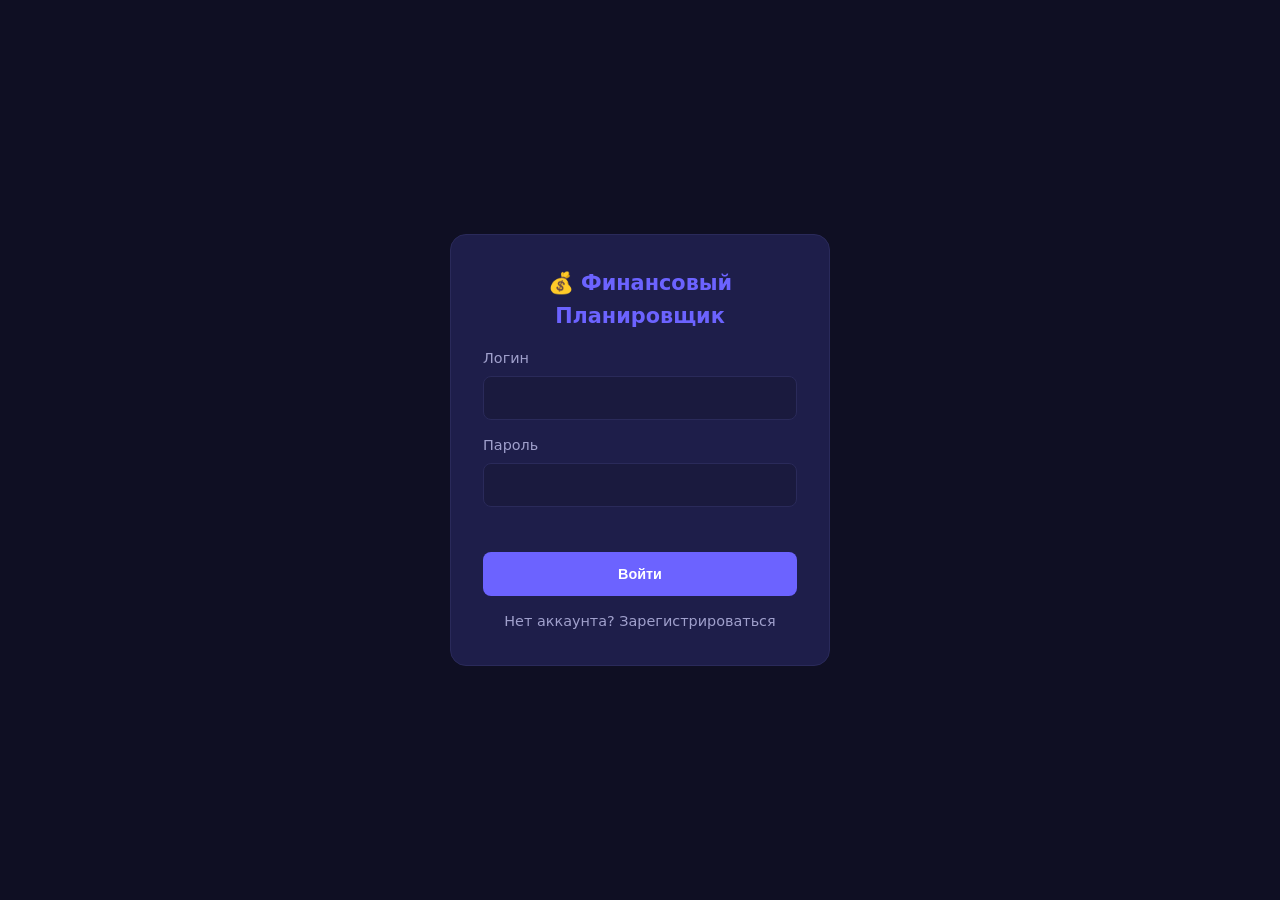
<file: templates/login.html>
<!DOCTYPE html>
<html lang="ru">
<head>
<meta charset="UTF-8">
<meta name="viewport" content="width=device-width, initial-scale=1.0">
<title>💰 ФинПлан — вход</title>
<link rel="stylesheet" href="/static/style.css">
<style>
.login-wrap { min-height: 100vh; display: flex; align-items: center; justify-content: center; padding: 16px; }
.login-card { background: var(--bg-card); border: 1px solid var(--border); border-radius: 16px;
    padding: 32px; width: 380px; max-width: 94vw; display: flex; flex-direction: column; gap: 14px; }
.login-card h1 { color: var(--accent); font-size: 1.3rem; text-align: center; }
.login-card .btn { width: 100%; }
.login-error { color: #ff8a80; min-height: 1.2em; font-size: .9rem; text-align: center; }
.login-switch { text-align: center; color: var(--text-secondary); font-size: .9rem; cursor: pointer; }
.consent-group { display: flex; align-items: flex-start; gap: 8px; font-size: .85rem; }
.consent-group input { margin-top: 4px; min-width: 18px; min-height: 18px; cursor: pointer; }
.consent-group label { color: var(--text-secondary); cursor: pointer; line-height: 1.4; }
.consent-group a { color: var(--accent); text-decoration: none; }
.consent-group a:hover { text-decoration: underline; }
</style>
</head>
<body>
<div class="login-wrap">
    <form class="login-card" id="loginForm">
        <h1>💰 Финансовый Планировщик</h1>
        <div class="form-group"><label>Логин</label><input class="input" id="authUser" autocomplete="username"></div>
        <div class="form-group"><label>Пароль</label><input class="input" id="authPass" type="password" autocomplete="current-password"></div>
        
        <div class="consent-group" id="consentGroup" style="display:none;">
            <input type="checkbox" id="consentCheckbox">
            <label for="consentCheckbox">
                Я согласен с <a href="/privacy" target="_blank">политикой конфиденциальности</a> и даю согласие на обработку моих данных
            </label>
        </div>
        
        <div class="login-error" id="authError"></div>
        <button class="btn btn-primary" id="authSubmit">Войти</button>
        <div class="login-switch" id="authSwitch">Нет аккаунта? Зарегистрироваться</div>
    </form>
</div>
<script>
let mode = 'login';
const consentGroup = document.getElementById('consentGroup');
const consentCheckbox = document.getElementById('consentCheckbox');

document.getElementById('authSwitch').onclick = () => {
    mode = mode === 'login' ? 'register' : 'login';
    document.getElementById('authSubmit').textContent = mode === 'login' ? 'Войти' : 'Создать аккаунт';
    document.getElementById('authSwitch').textContent = mode === 'login'
        ? 'Нет аккаунта? Зарегистрироваться' : 'Уже есть аккаунт? Войти';
    document.getElementById('authError').textContent = '';
    
    // Показываем чекбокс согласия только при регистрации
    consentGroup.style.display = mode === 'register' ? 'flex' : 'none';
};

document.getElementById('loginForm').onsubmit = async (e) => {
    e.preventDefault();
    const err = document.getElementById('authError');
    err.textContent = '';
    
    // Проверка согласия при регистрации
    if (mode === 'register' && !consentCheckbox.checked) {
        err.textContent = 'Необходимо согласие с политикой конфиденциальности';
        return;
    }
    
    const res = await fetch('/auth/' + mode, {
        method: 'POST',
        headers: {'Content-Type': 'application/json'},
        body: JSON.stringify({
            username: document.getElementById('authUser').value,
            password: document.getElementById('authPass').value,
            consent: mode === 'register' ? consentCheckbox.checked : undefined
        })
    });
    const data = await res.json();
    if (!res.ok) { err.textContent = data.error || 'Ошибка'; return; }
    location.href = '/';
};
</script>
</body>
</html>
</file>
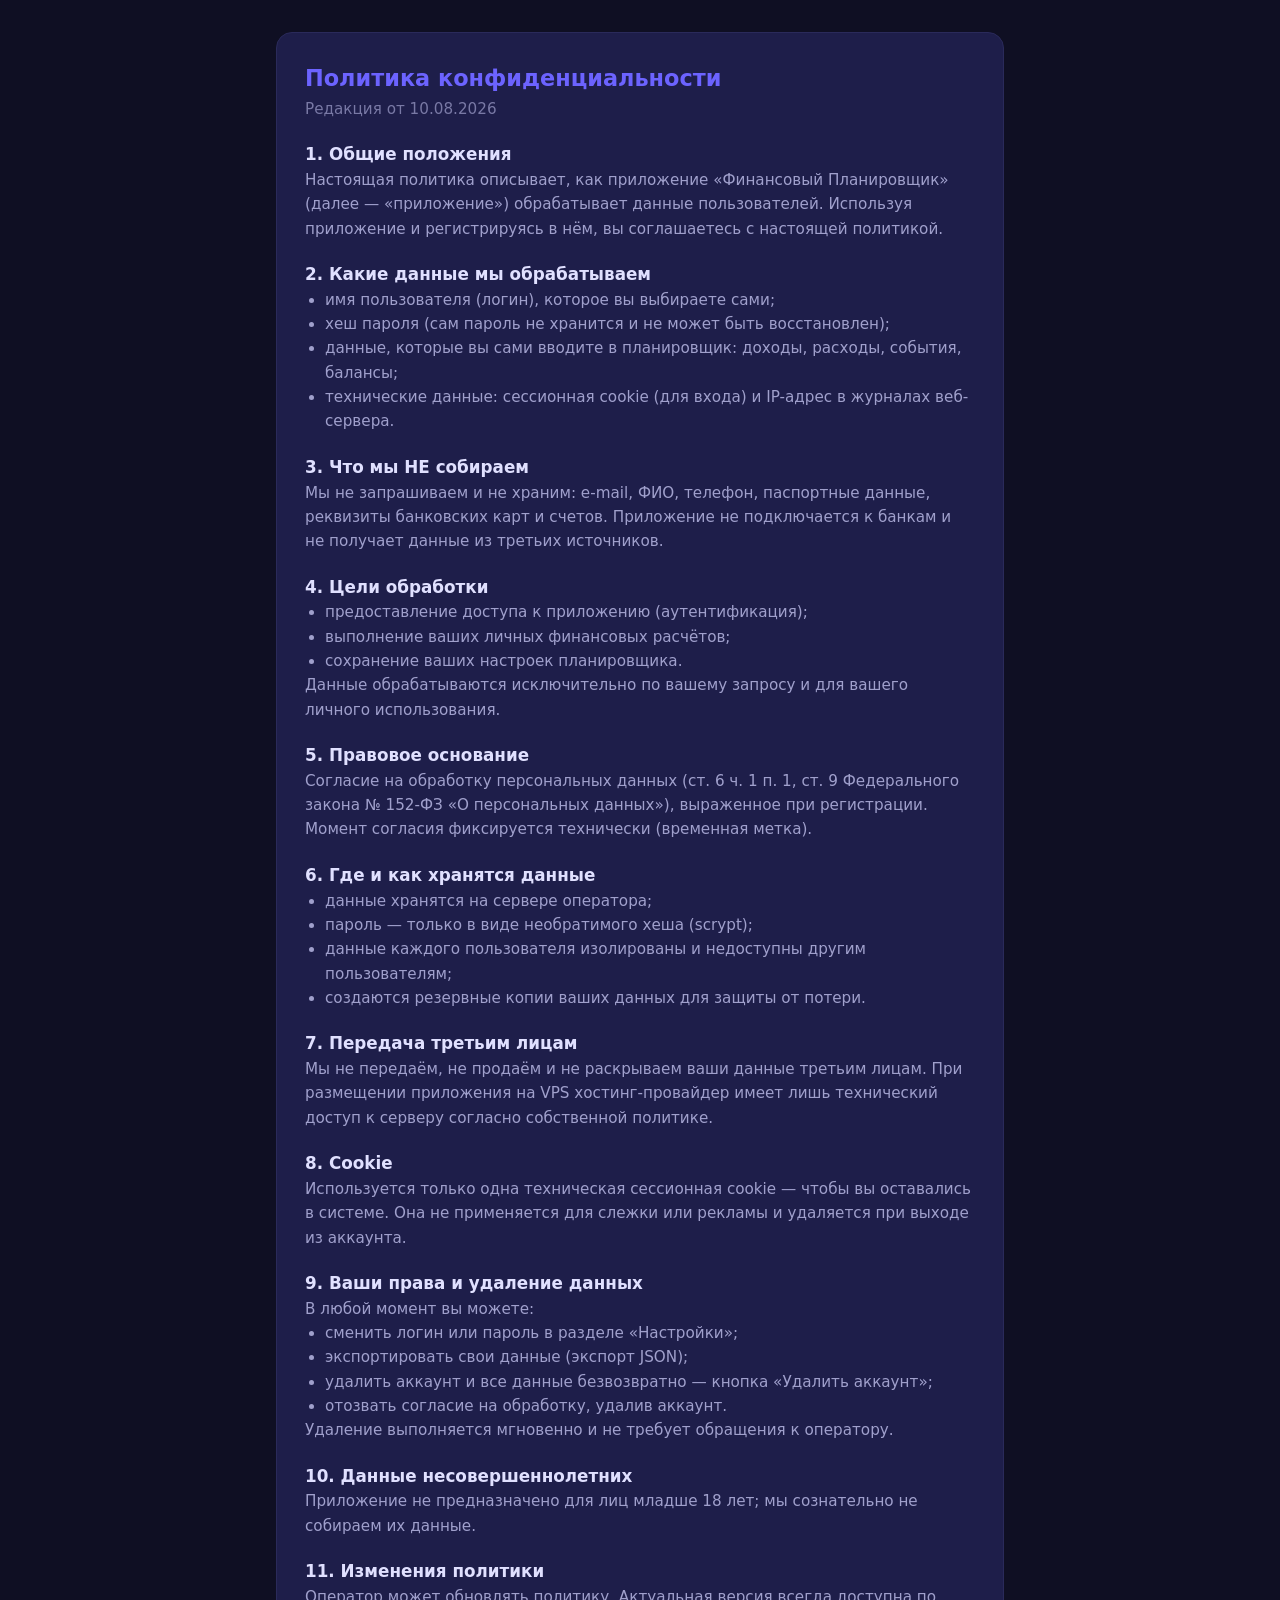
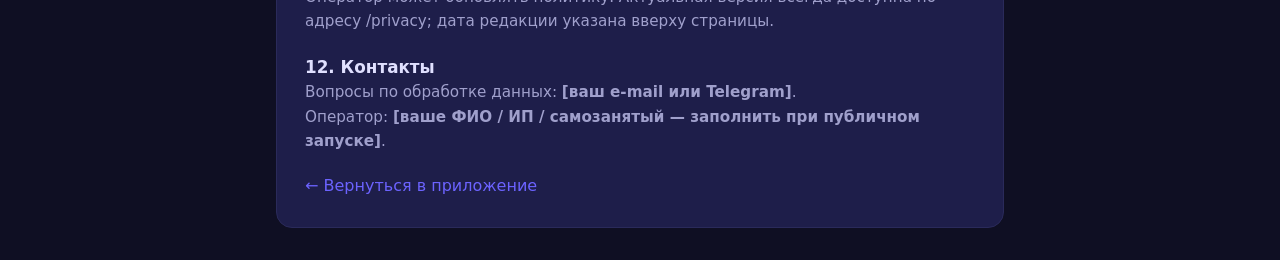
<file: templates/privacy.html>
<!DOCTYPE html>
<html lang="ru">
<head>
<meta charset="UTF-8">
<meta name="viewport" content="width=device-width, initial-scale=1.0">
<title>Политика конфиденциальности — ФинПлан</title>
<link rel="stylesheet" href="/static/style.css">
<style>
.privacy-wrap { max-width: 760px; margin: 0 auto; padding: 32px 16px; }
.privacy-card { background: var(--bg-card); border: 1px solid var(--border); border-radius: 16px; padding: 28px; }
.privacy-card h1 { color: var(--accent); font-size: 1.4rem; }
.privacy-card h2 { color: var(--text-primary); font-size: 1.05rem; margin-top: 20px; }
.privacy-card p, .privacy-card li { color: var(--text-secondary); line-height: 1.6; font-size: .95rem; }
.privacy-card ul { padding-left: 20px; }
.privacy-meta { color: var(--text-secondary); opacity: .7; font-size: .85rem; }
.back-link { display: inline-block; margin-top: 20px; color: var(--accent); text-decoration: none; }
</style>
</head>
<body>
<div class="privacy-wrap">
<div class="privacy-card">
    <h1>Политика конфиденциальности</h1>
    <p class="privacy-meta">Редакция от 10.08.2026</p>

    <h2>1. Общие положения</h2>
    <p>Настоящая политика описывает, как приложение «Финансовый Планировщик» (далее — «приложение»)
    обрабатывает данные пользователей. Используя приложение и регистрируясь в нём, вы соглашаетесь
    с настоящей политикой.</p>

    <h2>2. Какие данные мы обрабатываем</h2>
    <ul>
        <li>имя пользователя (логин), которое вы выбираете сами;</li>
        <li>хеш пароля (сам пароль не хранится и не может быть восстановлен);</li>
        <li>данные, которые вы сами вводите в планировщик: доходы, расходы, события, балансы;</li>
        <li>технические данные: сессионная cookie (для входа) и IP-адрес в журналах веб-сервера.</li>
    </ul>

    <h2>3. Что мы НЕ собираем</h2>
    <p>Мы не запрашиваем и не храним: e-mail, ФИО, телефон, паспортные данные, реквизиты банковских
    карт и счетов. Приложение не подключается к банкам и не получает данные из третьих источников.</p>

    <h2>4. Цели обработки</h2>
    <ul>
        <li>предоставление доступа к приложению (аутентификация);</li>
        <li>выполнение ваших личных финансовых расчётов;</li>
        <li>сохранение ваших настроек планировщика.</li>
    </ul>
    <p>Данные обрабатываются исключительно по вашему запросу и для вашего личного использования.</p>

    <h2>5. Правовое основание</h2>
    <p>Согласие на обработку персональных данных (ст. 6 ч. 1 п. 1, ст. 9 Федерального закона
    № 152-ФЗ «О персональных данных»), выраженное при регистрации. Момент согласия фиксируется
    технически (временная метка).</p>

    <h2>6. Где и как хранятся данные</h2>
    <ul>
        <li>данные хранятся на сервере оператора;</li>
        <li>пароль — только в виде необратимого хеша (scrypt);</li>
        <li>данные каждого пользователя изолированы и недоступны другим пользователям;</li>
        <li>создаются резервные копии ваших данных для защиты от потери.</li>
    </ul>

    <h2>7. Передача третьим лицам</h2>
    <p>Мы не передаём, не продаём и не раскрываем ваши данные третьим лицам.
    При размещении приложения на VPS хостинг-провайдер имеет лишь технический доступ к серверу
    согласно собственной политике.</p>

    <h2>8. Cookie</h2>
    <p>Используется только одна техническая сессионная cookie — чтобы вы оставались в системе.
    Она не применяется для слежки или рекламы и удаляется при выходе из аккаунта.</p>

    <h2>9. Ваши права и удаление данных</h2>
    <p>В любой момент вы можете:</p>
    <ul>
        <li>сменить логин или пароль в разделе «Настройки»;</li>
        <li>экспортировать свои данные (экспорт JSON);</li>
        <li>удалить аккаунт и все данные безвозвратно — кнопка «Удалить аккаунт»;</li>
        <li>отозвать согласие на обработку, удалив аккаунт.</li>
    </ul>
    <p>Удаление выполняется мгновенно и не требует обращения к оператору.</p>

    <h2>10. Данные несовершеннолетних</h2>
    <p>Приложение не предназначено для лиц младше 18 лет; мы сознательно не собираем их данные.</p>

    <h2>11. Изменения политики</h2>
    <p>Оператор может обновлять политику. Актуальная версия всегда доступна по адресу /privacy;
    дата редакции указана вверху страницы.</p>

    <h2>12. Контакты</h2>
    <p>Вопросы по обработке данных: <b>[ваш e-mail или Telegram]</b>.<br>
    Оператор: <b>[ваше ФИО / ИП / самозанятый — заполнить при публичном запуске]</b>.</p>

    <a class="back-link" href="/">← Вернуться в приложение</a>
</div>
</div>
</body>
</html>
</file>
<file: static/style.css>
:root {
    --bg-primary: #0f0f23;
    --bg-secondary: #1a1a3e;
    --bg-card: #1e1e4a;
    --text-primary: #e0e0ff;
    --text-secondary: #a0a0cc;
    --accent: #6c63ff;
    --accent-hover: #5a52d5;
    --success: #4caf50;
    --warning: #ff9800;
    --danger: #f44336;
    --border: #2a2a5a;
    --shadow: 0 4px 20px rgba(0,0,0,0.3);
}

* { margin: 0; padding: 0; box-sizing: border-box; }

body {
    font-family: 'Segoe UI', system-ui, -apple-system, sans-serif;
    background: var(--bg-primary);
    color: var(--text-primary);
    min-height: 100vh;
    line-height: 1.6;
    -webkit-tap-highlight-color: transparent;
    padding: env(safe-area-inset-top) env(safe-area-inset-right) env(safe-area-inset-bottom) env(safe-area-inset-left);
}

.app-container { max-width: 1200px; margin: 0 auto; padding: 20px; }

/* ===== HEADER (компактный, в строку) ===== */
.header {
    display: flex;
    justify-content: space-between;
    align-items: center;
    gap: 16px;
    flex-wrap: wrap;
    margin-bottom: 16px;
    padding: 14px 20px;
    background: var(--bg-secondary);
    border-radius: 14px;
    box-shadow: var(--shadow);
}
.header h1 {
    font-size: 1.5rem;
    background: linear-gradient(135deg, #6c63ff, #48c6ef);
    -webkit-background-clip: text;
    -webkit-text-fill-color: transparent;
}
.subtitle { color: var(--text-secondary); font-size: .85rem; }

.header-right {
    display: flex;
    align-items: center;
    gap: 12px;
    flex-wrap: wrap;
    justify-content: flex-end;
}
.balance-card {
    background: var(--bg-card);
    padding: 8px 14px;
    border-radius: 10px;
    border: 1px solid var(--border);
    display: flex;
    flex-direction: column;
    gap: 4px;
}
.balance-card.credit { border-color: var(--accent); }
.balance-label {
    font-size: .68rem;
    color: var(--text-secondary);
    text-transform: uppercase;
    letter-spacing: .5px;
}
.balance-row { display: flex; gap: 6px; align-items: center; }
.balance-input {
    background: var(--bg-secondary);
    border: 1px solid var(--border);
    color: var(--text-primary);
    padding: 8px 10px;
    border-radius: 6px;
    width: 110px;
    text-align: center;
    font-size: 1rem;
}
.btn-mini {
    background: var(--accent);
    color: #fff;
    border: none;
    border-radius: 6px;
    width: 38px;
    height: 38px;
    cursor: pointer;
    font-size: .9rem;
    flex-shrink: 0;
}
.btn-mini:active { background: var(--accent-hover); }

.header-user { display: flex; align-items: center; gap: 10px; }
#userName { color: var(--text-secondary); font-size: .9rem; }
#logoutBtn { width: auto; padding: 8px 16px; min-height: 38px; font-size: .85rem; }

/* ===== TABS (компактная лента, не растягивается) ===== */
.tabs {
    display: flex;
    gap: 4px;
    justify-content: flex-start;
    margin-bottom: 16px;
    background: var(--bg-secondary);
    padding: 5px;
    border-radius: 12px;
    overflow-x: auto;
    -webkit-overflow-scrolling: touch;
    scrollbar-width: none;
}
.tabs::-webkit-scrollbar { display: none; }
.tab {
    flex: 0 0 auto;
    padding: 10px 16px;
    border: none;
    background: transparent;
    color: var(--text-secondary);
    cursor: pointer;
    border-radius: 8px;
    font-size: .9rem;
    white-space: nowrap;
    min-height: 42px;
}
.tab:active { background: var(--bg-card); }
.tab.active { background: var(--accent); color: #fff; font-weight: 600; }

.tab-content { display: none; }
.tab-content.active { display: block; }

/* ===== CARDS ===== */
.card {
    background: var(--bg-card);
    border-radius: 14px;
    padding: 20px;
    margin-bottom: 16px;
    border: 1px solid var(--border);
    box-shadow: var(--shadow);
}
.card h3 { margin-bottom: 14px; font-size: 1.05rem; }

/* ===== DASHBOARD ===== */
.dashboard-grid { display: grid; grid-template-columns: 1fr 1fr; gap: 16px; }
.dashboard-grid .summary-card,
.dashboard-grid .risks-card { grid-column: 1 / -1; }
.chart-card { display: flex; flex-direction: column; }
.chart-wrapper { position: relative; height: 300px; width: 100%; overflow: hidden; }
.chart-tall { height: 380px; }

.summary-grid {
    display: grid;
    grid-template-columns: repeat(auto-fit, minmax(150px, 1fr));
    gap: 10px;
}
.summary-item {
    padding: 12px;
    background: linear-gradient(145deg, var(--bg-secondary), var(--bg-card));
    border: 1px solid var(--border);
    border-radius: 10px;
    text-align: center;
}
.summary-item .label {
    font-size: .7rem; color: var(--text-secondary);
    display: block; text-transform: uppercase; letter-spacing: .5px;
}
.summary-item .value { font-size: 1.1rem; font-weight: 700; margin-top: 4px; }
.summary-item .value.positive { color: var(--success); }
.summary-item .value.negative { color: var(--danger); }

.risks-list { display: grid; grid-template-columns: repeat(auto-fit, minmax(280px, 1fr)); gap: 10px; }
.risk-item { padding: 12px 14px; border-radius: 10px; font-size: .9rem; }
.risk-item.critical { background: rgba(244,67,54,.15); border: 1px solid var(--danger); }
.risk-item.warning { background: rgba(255,152,0,.15); border: 1px solid var(--warning); }
.risk-item.info { background: rgba(108,99,255,.1); border: 1px solid var(--accent); }

/* ===== FORMS / BUTTONS ===== */
.add-form { display: flex; gap: 10px; margin-bottom: 16px; flex-wrap: wrap; }
.input {
    padding: 10px 14px;
    border: 1px solid var(--border);
    border-radius: 8px;
    background: var(--bg-secondary);
    color: var(--text-primary);
    font-size: 1rem;
    flex: 1;
    min-width: 130px;
    min-height: 44px;
}
.input:focus { outline: none; border-color: var(--accent); }

.btn {
    padding: 10px 20px;
    border: none;
    border-radius: 8px;
    cursor: pointer;
    font-size: .9rem;
    font-weight: 600;
    min-height: 44px;
    display: inline-flex;
    align-items: center;
    justify-content: center;
    gap: 6px;
    width: auto;
}
.btn:active { transform: scale(.97); }
.btn-primary { background: var(--accent); color: #fff; }
.btn-primary:active { background: var(--accent-hover); }
.btn-danger, .btn-success {
    min-height: 36px;
    padding: 6px 12px;
    font-size: .85rem;
    color: #fff;
}
.btn-danger { background: var(--danger); }
.btn-success { background: var(--success); }

/* ===== TABLES (обычные на десктопе) ===== */
.table-wrap { overflow-x: auto; -webkit-overflow-scrolling: touch; }
.data-table { width: 100%; border-collapse: collapse; }
.data-table th, .data-table td {
    padding: 10px 14px;
    text-align: left;
    border-bottom: 1px solid var(--border);
    font-size: .9rem;
}
.data-table th {
    color: var(--text-secondary);
    font-weight: 600;
    font-size: .75rem;
    text-transform: uppercase;
}

/* ===== EVENTS ===== */
.events-list { display: flex; flex-direction: column; gap: 10px; }
.event-item {
    display: flex;
    align-items: center;
    justify-content: space-between;
    gap: 10px;
    padding: 12px 16px;
    background: var(--bg-secondary);
    border-radius: 10px;
    border-left: 4px solid var(--accent);
}
.event-item.done { border-left-color: var(--success); opacity: .65; }
.event-item.overdue { border-left-color: var(--danger); }
.event-info { flex: 1; min-width: 0; }
.event-name { font-weight: 600; }
.event-date { font-size: .8rem; color: var(--text-secondary); }
.event-actions { display: flex; align-items: center; gap: 10px; flex-shrink: 0; }
.event-amount { font-weight: 700; font-size: 1.05rem; }

/* ===== SPRINTS / DEFICITS ===== */
.sprints-list { display: flex; flex-direction: column; gap: 12px; }
.sprint-card { background: var(--bg-secondary); border-radius: 12px; padding: 16px; border: 1px solid var(--border); }
.sprint-card.deficit { border-color: var(--danger); }
.sprint-card.tight { border-color: var(--warning); }
.sprint-card.current { border-color: var(--accent); box-shadow: 0 0 12px rgba(108,99,255,.25); }
.sprint-header { display: flex; justify-content: space-between; flex-wrap: wrap; gap: 8px; margin-bottom: 10px; }
.sprint-title { font-weight: 700; color: var(--accent); }
.sprint-balance { font-weight: 700; }
.sprint-balance.positive { color: var(--success); }
.sprint-balance.negative { color: var(--danger); }
.sprint-details { display: grid; grid-template-columns: repeat(3, 1fr); gap: 8px; margin-bottom: 10px; font-size: .85rem; }
.sprint-detail { padding: 8px; background: var(--bg-card); border-radius: 6px; }
.sprint-detail .label { color: var(--text-secondary); font-size: .72rem; }
.sprint-events { font-size: .82rem; color: var(--text-secondary); }

.deficits-list { display: flex; flex-direction: column; gap: 8px; }
.deficit-item {
    display: flex; justify-content: space-between; gap: 8px; flex-wrap: wrap;
    padding: 12px; background: var(--bg-secondary); border-radius: 8px;
    border-left: 4px solid var(--danger);
}
.deficit-item.medium { border-left-color: var(--warning); }

/* ===== WHAT-IF / SETTINGS / CONTROLS ===== */
.whatif-form { display: flex; flex-direction: column; gap: 12px; }
.form-group { display: flex; flex-direction: column; gap: 6px; }
.form-group label { font-size: .9rem; color: var(--text-secondary); }
.whatif-result { margin-top: 16px; padding: 16px; background: var(--bg-secondary); border-radius: 10px; }
.whatif-result h4 { margin-bottom: 10px; color: var(--accent); }
.whatif-item { padding: 8px 0; border-bottom: 1px solid var(--border); }
.whatif-item:last-child { border-bottom: none; }

.settings-form { display: flex; gap: 12px; align-items: center; flex-wrap: wrap; }

.forecast-controls { display: flex; gap: 12px; align-items: center; flex-wrap: wrap; margin-bottom: 16px; }
.forecast-controls select {
    padding: 10px 12px;
    border-radius: 8px;
    background: var(--bg-secondary);
    color: var(--text-primary);
    border: 1px solid var(--border);
    min-height: 44px;
    font-size: .95rem;
}

.reserve-info { margin-top: 12px; padding: 12px 16px; border-radius: 10px; font-size: .92rem; }
.reserve-info.ok { background: rgba(76,175,80,.12); border: 1px solid var(--success); color: #c8e6c9; }
.reserve-info.danger { background: rgba(244,67,54,.12); border: 1px solid var(--danger); color: #ffcdd2; }

.no-data { color: var(--success); padding: 16px; text-align: center; }
.loading { color: var(--text-secondary); text-align: center; padding: 16px; }
.hint { color: var(--text-secondary); font-size: .88rem; margin-bottom: 12px; }

/* ===== MODAL ===== */
.modal-overlay {
    position: fixed; inset: 0;
    background: rgba(0,0,0,.65);
    display: flex; align-items: center; justify-content: center;
    z-index: 1000; padding: 16px;
}
.modal {
    background: var(--bg-card);
    border: 1px solid var(--border);
    border-radius: 14px;
    padding: 20px;
    width: 420px; max-width: 100%;
    max-height: 90vh; overflow-y: auto;
    display: flex; flex-direction: column; gap: 12px;
}
.modal h3 { color: var(--accent); }
.modal-actions { display: flex; gap: 8px; flex-wrap: wrap; justify-content: flex-end; margin-top: 8px; }

/* ===== CALENDAR ===== */
#calendar {
    --fc-border-color: var(--border);
    --fc-page-bg-color: transparent;
    --fc-neutral-bg-color: var(--bg-secondary);
    --fc-today-bg-color: rgba(108,99,255,.12);
    --fc-small-font-size: .8rem;
}
#calendar .fc-toolbar-title { color: var(--text-primary); font-size: 1.2rem; }
#calendar .fc-button {
    background: var(--bg-secondary);
    border: 1px solid var(--border);
    color: var(--text-secondary);
    box-shadow: none !important;
    min-height: 40px;
}
#calendar .fc-button-primary:not(:disabled).fc-button-active { background: var(--accent); color: #fff; border-color: var(--accent); }
#calendar .fc-col-header-cell-cushion, #calendar .fc-daygrid-day-number { color: var(--text-secondary); text-decoration: none; }
#calendar .fc-event { cursor: pointer; border-radius: 5px; padding: 1px 4px; }
#calendar .fc-daygrid-day-frame { min-height: 80px; }

/* ===== PRIVACY ===== */
.privacy-box {
    display: flex; gap: 12px; align-items: flex-start;
    background: var(--bg-secondary); border: 1px solid var(--border);
    border-radius: 10px; padding: 12px 14px; margin-bottom: 12px;
}
.privacy-icon { font-size: 1.5rem; line-height: 1; }
.privacy-text strong { font-size: .92rem; }
.privacy-text p { color: var(--text-secondary); font-size: .83rem; margin-top: 4px; }
.privacy-actions .btn { text-decoration: none; }

/* ===== SCROLLBAR ===== */
::-webkit-scrollbar { width: 6px; height: 6px; }
::-webkit-scrollbar-track { background: var(--bg-secondary); }
::-webkit-scrollbar-thumb { background: var(--accent); border-radius: 3px; }

/* =========================================
   MOBILE (max-width: 768px)
   ========================================= */
@media (max-width: 768px) {
    .app-container { padding: 10px; }

    /* Шапка колонкой: заголовок, две карточки баланса, юзер */
    .header { flex-direction: column; align-items: stretch; padding: 14px; }
    .header h1 { font-size: 1.3rem; text-align: center; }
    .subtitle { display: none; }
    .header-right {
        display: grid;
        grid-template-columns: 1fr 1fr;
        gap: 10px;
    }
    .balance-card { width: 100%; }
    .balance-input { flex: 1; width: auto; min-width: 0; }
    .btn-mini { width: 44px; height: 44px; }
    .header-user { grid-column: 1 / -1; justify-content: space-between; }

    .card { padding: 14px; }

    .dashboard-grid { grid-template-columns: 1fr; }
    .chart-wrapper { height: 240px; }
    .chart-tall { height: 300px; }
    .summary-grid { grid-template-columns: repeat(2, 1fr); }
    .risks-list { grid-template-columns: 1fr; }

    /* Формы — вертикально, на всю ширину */
    .add-form { flex-direction: column; }
    .add-form .input { width: 100%; min-width: 0; flex: none; }
    .add-form .btn { width: 100%; }

    .forecast-controls { flex-direction: column; align-items: stretch; }
    .forecast-controls .btn { width: 100%; }

    .settings-form { flex-direction: column; align-items: stretch; }
    .settings-form .btn { width: 100%; }
    .privacy-actions .btn { width: 100%; }

    .sprint-details { grid-template-columns: 1fr; }

    .event-item { flex-direction: column; align-items: stretch; }
    .event-actions { justify-content: space-between; }

    .modal-actions { flex-direction: column; }
    .modal-actions .btn { width: 100%; }

    /* Таблицы превращаются в карточки */
    .table-wrap { overflow: visible; }
    .data-table thead { display: none; }
    .data-table, .data-table tbody { display: block; }
    .data-table tr {
        display: block;
        background: var(--bg-secondary);
        border: 1px solid var(--border);
        border-radius: 10px;
        padding: 10px 14px;
        margin-bottom: 10px;
    }
    .data-table td {
        display: flex;
        justify-content: space-between;
        align-items: center;
        gap: 12px;
        padding: 6px 0;
        border-bottom: none;
    }
    .data-table td::before {
        content: attr(data-label);
        color: var(--text-secondary);
        font-size: .7rem;
        text-transform: uppercase;
        letter-spacing: .4px;
    }
    .data-table td.td-actions { justify-content: flex-end; }
    .data-table td.td-actions::before { content: none; }

    #calendar .fc-toolbar { flex-direction: column; gap: 8px; }
    #calendar .fc-daygrid-day-frame { min-height: 60px; }
}

@media (max-width: 400px) {
    .header-right { grid-template-columns: 1fr; }
}
</file>
